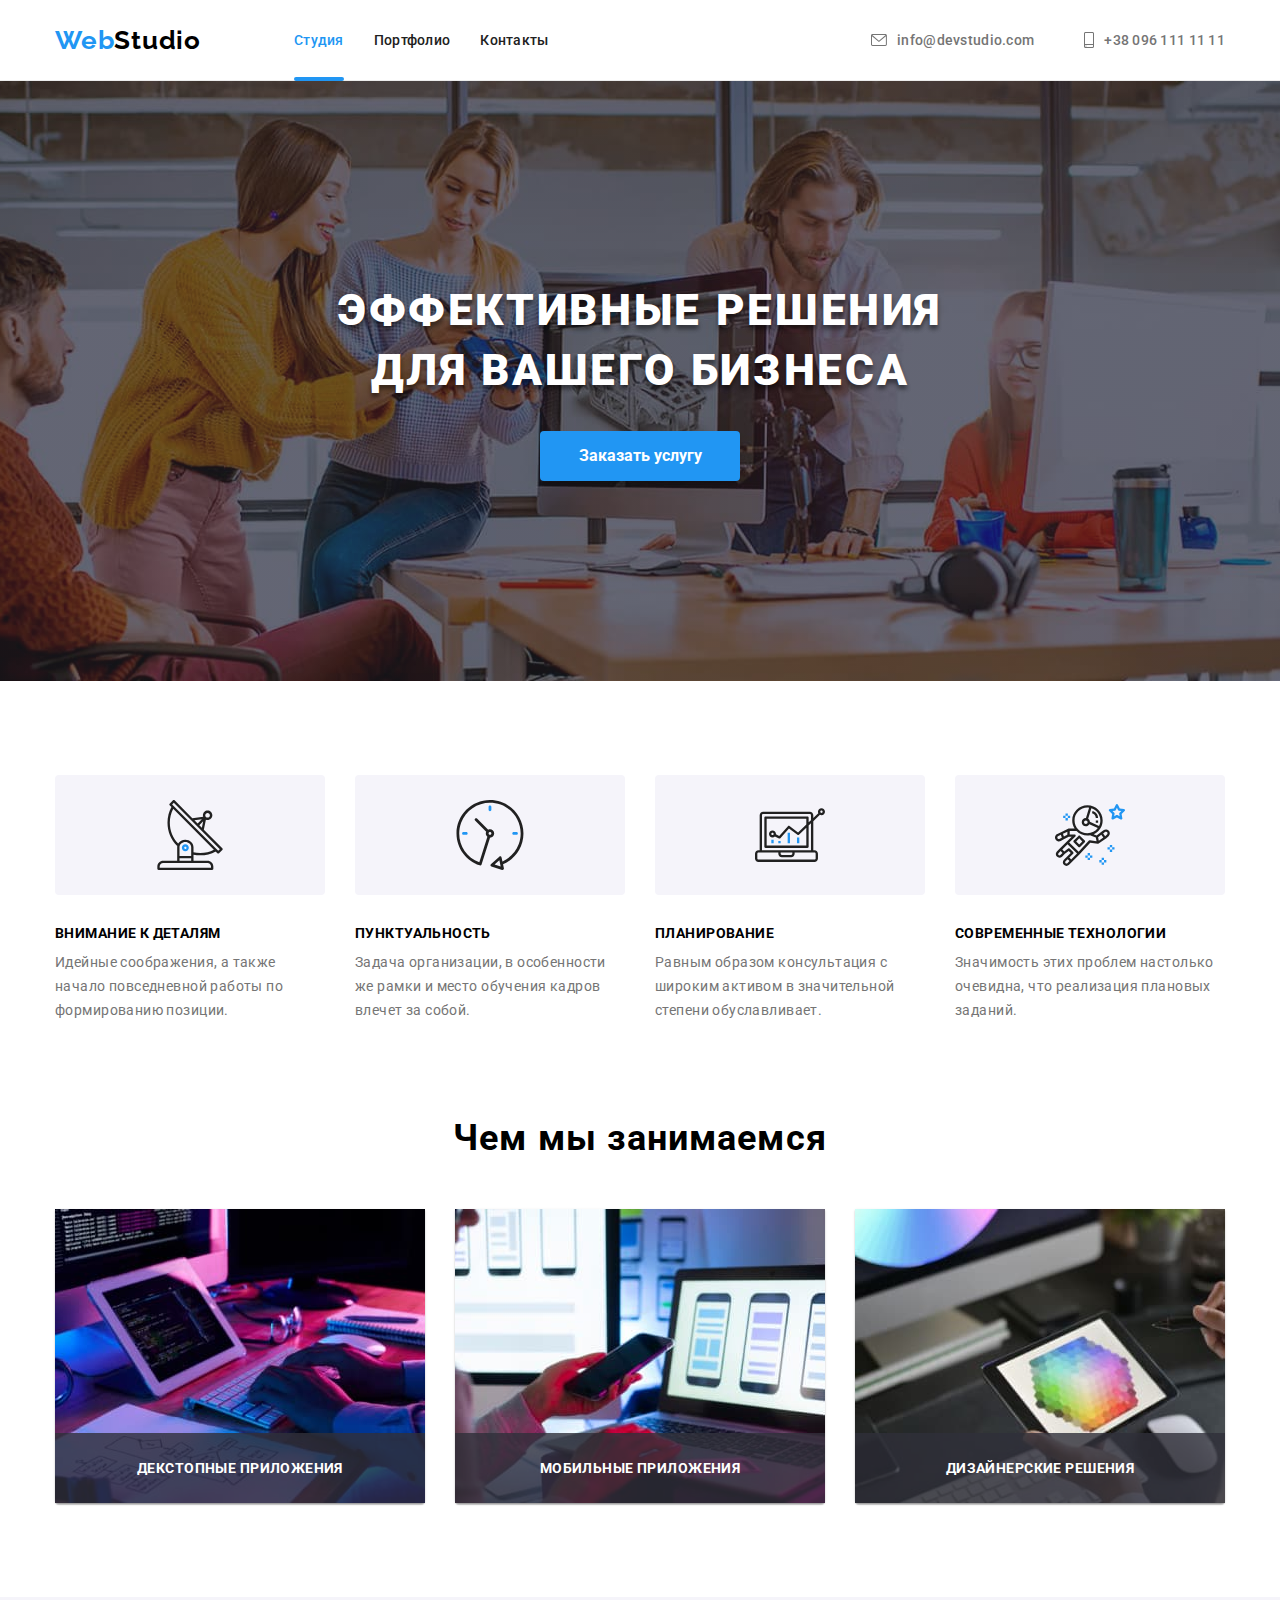
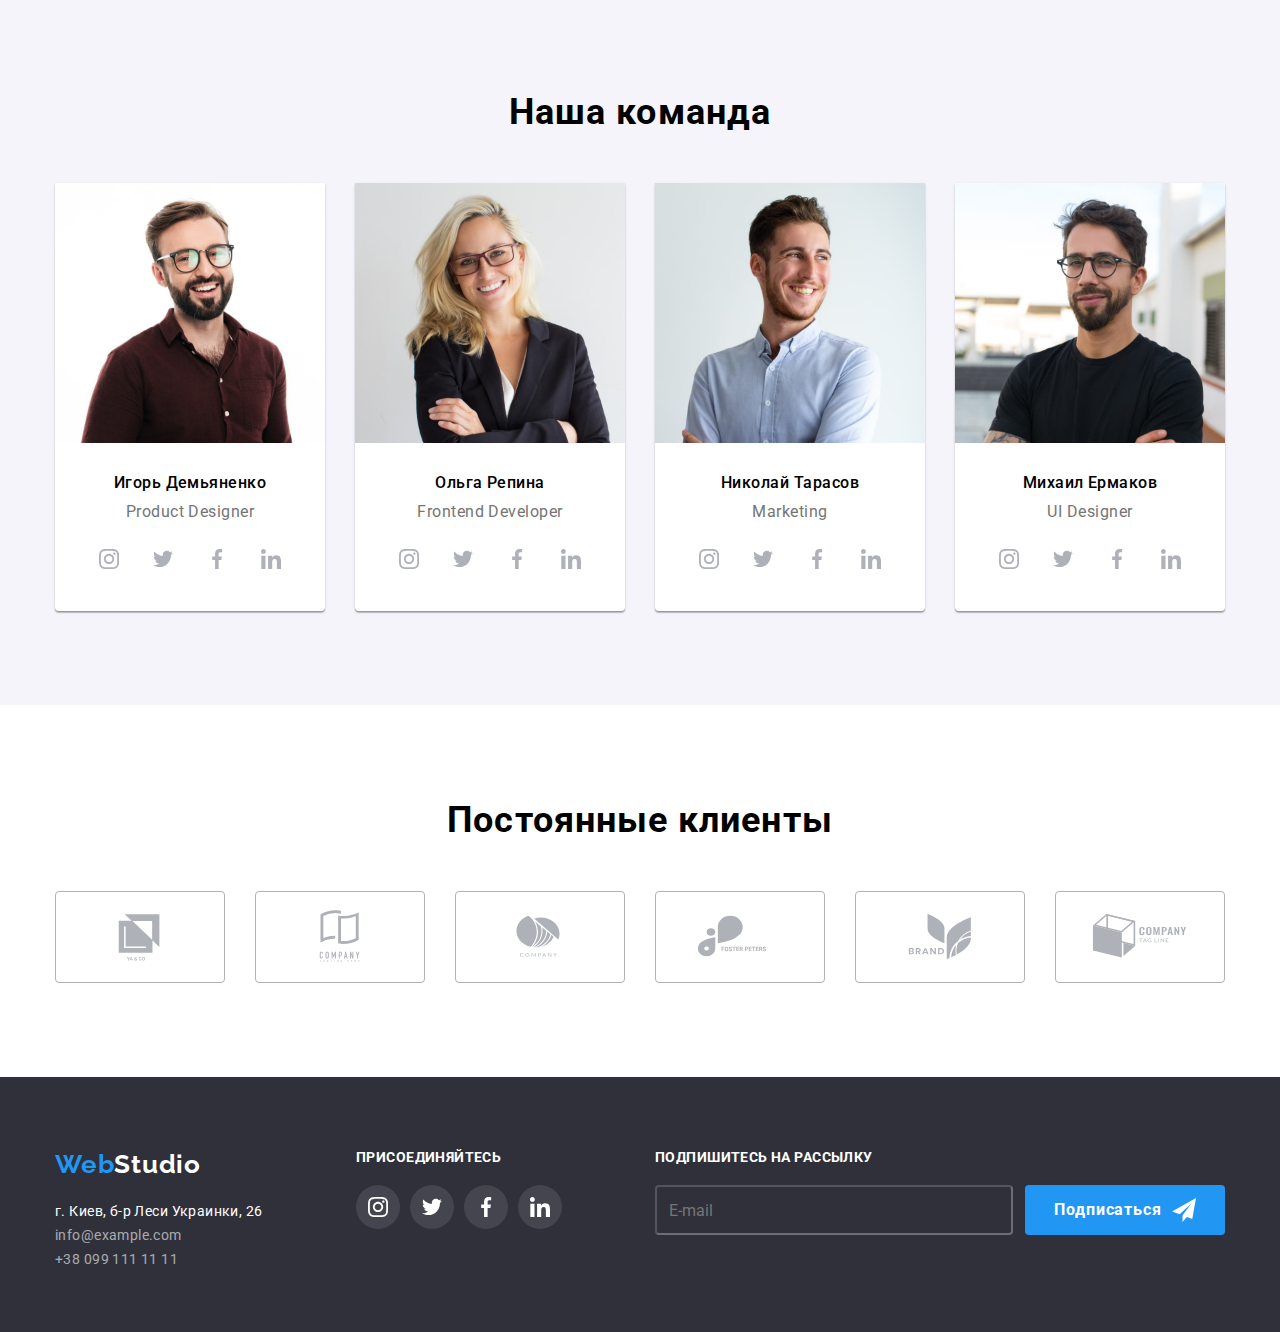
<file: index.html>
<!DOCTYPE html>
<html lang="ru">
  <head>
    <meta charset="UTF-8" />
    <meta http-equiv="X-UA-Compatible" content="IE=edge" />
    <meta name="viewport" content="width=device-width, initial-scale=1.0" />
    <title>Document</title>
    <link rel="preconnect" href="https://fonts.googleapis.com" />
    <link rel="preconnect" href="https://fonts.gstatic.com" crossorigin />
    <link
      href="https://fonts.googleapis.com/css2?family=Raleway:wght@700&family=Roboto:wght@400;500;700;900&display=swap"
      rel="stylesheet"
    />
    <link
      rel="stylesheet"
      href="https://cdnjs.cloudflare.com/ajax/libs/modern-normalize/1.1.0/modern-normalize.min.css"
    />
    <link rel="stylesheet" href="./css/main.min.css" />
  </head>
  <body>
    <header class="header">
      <div class="container header__container">
        <nav class="nav">
          <div class="heder-mobile">
            <a class="logo" href="./index.html" lang="en"
              ><span class="logo__part">Web</span>Studio</a
            >
            <button type="button" class="menu-open-btn">
              <svg class="menu__button" width="40" height="40" data-menu-close>
                <use href="./images/symbol-defs1.svg#line"></use>
              </svg>
            </button>
          </div>
          <ul class="site-nav">
            <li class="site-nav__item">
              <a
                class="site-nav__link site-nav__link--current"
                href="./index.html"
                >Студия</a
              >
            </li>
            <li class="site-nav__item">
              <a class="site-nav__link" href="./portfolio.html">Портфолио</a>
            </li>
            <li class="site-nav__item">
              <a class="site-nav__link" href="">Контакты</a>
            </li>
          </ul>
        </nav>
        <ul class="contacts">
          <li class="contacts-nav__item">
            <a class="contacts__link mail" href="mailto:info@devstudio.com">
              <svg class="contacts__icon envelope">
                <use href="./images/symbol-defs1.svg#envelope"></use>
              </svg>
              info@devstudio.com
            </a>
          </li>
          <li class="contacts-nav__item">
            <a class="contacts__link telefon" href="tel:+380961111111">
              <svg class="contacts__icon smartphone">
                <use href="./images/symbol-defs1.svg#smartphone"></use>
              </svg>
              +38 096 111 11 11
            </a>
          </li>
        </ul>
      </div>
      <div class="mob-menu is-hidden">
        <div class="container">
          <div class="mob-menu-block">
            <button type="button" class="menu-close-btn">
              <svg
                class="mob-menu__button"
                width="40"
                height="40"
                data-menu-close
              >
                <use href="./images/symbol-defs1.svg#x"></use>
              </svg>
            </button>
            <nav class="nav">
              <ul class="mob-menu-nav">
                <li class="mob-menu-nav__item">
                  <a
                    class="mob-menu__link mob-menu__link--current"
                    href="./index.html"
                    >Студия</a
                  >
                </li>
                <li class="mob-menu-nav__item">
                  <a class="mob-menu__link" href="./portfolio.html"
                    >Портфолио</a
                  >
                </li>
                <li class="mob-menu-nav__item">
                  <a class="mob-menu__link" href="">Контакты</a>
                </li>
              </ul>
            </nav>
          </div>
          <div class="menu-bottom">
            <ul class="mob-menu-contacts">
              <li class="mob-menu__item">
                <a class="mob-menu-telefon__link" href="tel:+380961111111">
                  +38 096 111 11 11
                </a>
              </li>
              <li class="mob-menu__item">
                <a class="mob-menu-mail__link" href="mailto:info@devstudio.com">
                  info@devstudio.com
                </a>
              </li>
            </ul>
            <ul class="soc-mob-menu">
              <li class="soc-mob-menu__item">
                <a
                  class="soc-mob-menu__link"
                  href=""
                  target="_blank"
                  rel="noopener noreferrer nofollow"
                  >Instagram</a
                >
              </li>
              <li class="soc-mob-menu__item">
                <a
                  class="soc-mob-menu__link"
                  href=""
                  target="_blank"
                  rel="noopener noreferrer nofollow"
                  >Twitter</a
                >
              </li>
              <li class="soc-mob-menu__item">
                <a
                  class="soc-mob-menu__link"
                  href=""
                  target="_blank"
                  rel="noopener noreferrer nofollow"
                  >Facebook</a
                >
              </li>
              <li class="soc-mob-menu__item">
                <a
                  class="soc-mob-menu__link"
                  href=""
                  target="_blank"
                  rel="noopener noreferrer nofollow"
                  >LinkedIn</a
                >
              </li>
            </ul>
          </div>
        </div>
      </div>
    </header>
    <main>
      <section class="hero">
        <div class="container">
          <h1 class="hero__title">Эффективные решения для вашего бизнеса</h1>
          <button class="hero__button" type="button" data-modal-open>
            Заказать услугу
          </button>
        </div>
      </section>
      <section class="section">
        <div class="container">
          <h2 class="section__title">преимущесто</h2>
          <ul class="description">
            <li class="description__item">
              <div class="description__box">
                <svg class="description__svg" width="70" height="70">
                  <use href="./images/symbol-defs1.svg#antenna"></use>
                </svg>
              </div>
              <h3 class="title">Внимание к деталям</h3>
              <p class="text">
                Идейные соображения, а также начало повседневной работы по
                формированию позиции.
              </p>
            </li>
            <li class="description__item">
              <div class="description__box">
                <svg class="description__svg" width="70" height="70">
                  <use href="./images/symbol-defs1.svg#clock"></use>
                </svg>
              </div>
              <h3 class="title">Пунктуальность</h3>
              <p class="text">
                Задача организации, в особенности же рамки и место обучения
                кадров влечет за собой.
              </p>
            </li>
            <li class="description__item">
              <div class="description__box">
                <svg class="descirption__svg" width="70" height="70">
                  <use href="./images/symbol-defs1.svg#diagram"></use>
                </svg>
              </div>
              <h3 class="title">Планирование</h3>
              <p class="text">
                Равным образом консультация с широким активом в значительной
                степени обуславливает.
              </p>
            </li>
            <li class="description__item">
              <div class="description__box">
                <svg class="description__svg" width="70" height="70">
                  <use href="./images/symbol-defs1.svg#astronaut"></use>
                </svg>
              </div>
              <h3 class="title">Современные технологии</h3>
              <p class="text">
                Значимость этих проблем настолько очевидна, что реализация
                плановых заданий.
              </p>
            </li>
          </ul>
        </div>
      </section>
      <section class="section section--nowpadding">
        <div class="container">
          <h2 class="section__command">Чем мы занимаемся</h2>
          <ul class="works">
            <li class="works__item">
              <div class="works__box">
                <img
                  class="img-work"
                  src="./images/картинка1.jpg"
                  alt="работаем с компьютером"
                  width="370"
                />
                <p class="works__text">ДЕКСТОПНЫЕ ПРИЛОЖЕНИЯ</p>
              </div>
            </li>
            <li class="works__item">
              <div class="works__box">
                <img
                  class="img-work"
                  src="./images/картинка2.jpg"
                  alt="работаем с ноутбуком"
                  width="370"
                />
                <p class="works__text">МОБИЛЬНЫЕ ПРИЛОЖЕНИЯ</p>
              </div>
            </li>
            <li class="works__item">
              <div class="works__box">
                <img
                  class="img-work"
                  src="./images/картинка3.jpg"
                  alt="работаем с планшетом"
                  width="370"
                />
                <p class="works__text">ДИЗАЙНЕРСКИЕ РЕШЕНИЯ</p>
              </div>
            </li>
          </ul>
        </div>
      </section>
      <section class="section section--otherbackgraund">
        <div class="container">
          <h2 class="section__command">Наша команда</h2>
          <ul class="command">
            <li class="command__item">
              <picture>
                <source
                  srcset="
                    ./images/coworkers/coworker1.jpg    1x,
                    ./images/coworkers/coworker1-2x.jpg 2x
                  "
                  media="(min-width: 1200px)"
                />
                <source
                  srcset="
                    ./images/coworkers/coworker1-tab-1x.jpg 1x,
                    ./images/coworkers/coworker1-tab-2x.jpg 2x
                  "
                  media="(min-width: 768px)"
                />
                <source
                  srcset="
                    ./images/coworkers/coworker1-mob-1x.jpg 1x,
                    ./images/coworkers/coworker1-mob-2x.jpg 2x
                  "
                  media="(max-width: 767px)"
                />
                <img
                  srcset="
                    ./images/coworkers/coworker1.jpg    1x,
                    ./images/coworkers/coworker1-2x.jpg 2x
                  "
                  src="./images/coworkers/coworker1.jpg"
                  alt="coworker1"
                />
              </picture>
              <div class="command__box">
                <h3 class="command__title">Игорь Демьяненко</h3>
                <p class="command__text" lang="en">Product Designer</p>
                <ul class="soc-list list">
                  <li class="soc-list__item">
                    <a href="" class="soc-list__link">
                      <svg class="soc-list__icon" width="20" height="20">
                        <use href="./images/symbol-defs1.svg#instagram"></use>
                      </svg>
                    </a>
                  </li>
                  <li class="soc-list__item">
                    <a href="" class="soc-list__link">
                      <svg class="soc-list__icon" width="20" height="20">
                        <use href="./images/symbol-defs1.svg#twitter"></use>
                      </svg>
                    </a>
                  </li>
                  <li class="soc-list__item">
                    <a href="" class="soc-list__link">
                      <svg class="soc-list__icon" width="20" height="20">
                        <use href="./images/symbol-defs1.svg#facebook"></use>
                      </svg>
                    </a>
                  </li>
                  <li class="soc-list__item">
                    <a href="" class="soc-list__link">
                      <svg class="soc-list__icon" width="20" height="20">
                        <use href="./images/symbol-defs1.svg#linkedin"></use>
                      </svg>
                    </a>
                  </li>
                </ul>
              </div>
            </li>
            <li class="command__item">
              <picture>
                <source
                  srcset="
                    ./images/coworkers/coworker2.jpg    1x,
                    ./images/coworkers/coworker2-2x.jpg 2x
                  "
                  media="(min-width: 1200px)"
                />
                <source
                  srcset="
                    ./images/coworkers/coworker2-tab-1x.jpg 1x,
                    ./images/coworkers/coworker2-tab-2x.jpg 2x
                  "
                  media="(min-width: 768px)"
                />
                <source
                  srcset="
                    ./images/coworkers/coworker2-mob-1x.jpg 1x,
                    ./images/coworkers/coworker2-mob-2x.jpg 2x
                  "
                  media="(max-width: 767px)"
                />
                <img
                  srcset="
                    ./images/coworkers/coworker2.jpg    1x,
                    ./images/coworkers/coworker2-2x.jpg 2x
                  "
                  src="./images/coworkers/coworker2.jpg"
                  alt="coworker2"
                />
              </picture>
              <div class="command__box">
                <h3 class="command__title">Ольга Репина</h3>
                <p class="command__text" lang="en">Frontend Developer</p>
                <ul class="soc-list list">
                  <li class="soc-list__item">
                    <a href="" class="soc-list__link">
                      <svg class="soc-list__icon" width="20" height="20">
                        <use href="./images/symbol-defs1.svg#instagram"></use>
                      </svg>
                    </a>
                  </li>
                  <li class="soc-list__item">
                    <a href="" class="soc-list__link">
                      <svg class="soc-list__icon" width="20" height="20">
                        <use href="./images/symbol-defs1.svg#twitter"></use>
                      </svg>
                    </a>
                  </li>
                  <li class="soc-list__item">
                    <a href="" class="soc-list__link">
                      <svg class="soc-list__icon" width="20" height="20">
                        <use href="./images/symbol-defs1.svg#facebook"></use>
                      </svg>
                    </a>
                  </li>
                  <li class="soc-list__item">
                    <a href="" class="soc-list__link">
                      <svg class="soc-list__icon" width="20" height="20">
                        <use href="./images/symbol-defs1.svg#linkedin"></use>
                      </svg>
                    </a>
                  </li>
                </ul>
              </div>
            </li>
            <li class="command__item">
              <picture>
                <source
                  srcset="
                    ./images/coworkers/coworker3.jpg    1x,
                    ./images/coworkers/coworker3-2x.jpg 2x
                  "
                  media="(min-width: 1200px)"
                />
                <source
                  srcset="
                    ./images/coworkers/coworker3-tab-1x.jpg 1x,
                    ./images/coworkers/coworker3-tab-2x.jpg 2x
                  "
                  media="(min-width: 768px)"
                />
                <source
                  srcset="
                    ./images/coworkers/coworker3-mob-1x.jpg 1x,
                    ./images/coworkers/coworker3-mob-2x.jpg 2x
                  "
                  media="(max-width: 767px)"
                />
                <img
                  srcset="
                    ./images/coworkers/coworker3.jpg    1x,
                    ./images/coworkers/coworker3-2x.jpg 2x
                  "
                  src="./images/coworkers/coworker3.jpg"
                  alt="coworker3"
                />
              </picture>
              <div class="command__box">
                <h3 class="command__title">Николай Тарасов</h3>
                <p class="command__text" lang="en">Marketing</p>
                <ul class="soc-list list">
                  <li class="soc-list__item">
                    <a href="" class="soc-list__link">
                      <svg class="soc-list__icon" width="20" height="20">
                        <use href="./images/symbol-defs1.svg#instagram"></use>
                      </svg>
                    </a>
                  </li>
                  <li class="soc-list__item">
                    <a href="" class="soc-list__link">
                      <svg class="soc-list__icon" width="20" height="20">
                        <use href="./images/symbol-defs1.svg#twitter"></use>
                      </svg>
                    </a>
                  </li>
                  <li class="soc-list__item">
                    <a href="" class="soc-list__link">
                      <svg class="soc-list__icon" width="20" height="20">
                        <use href="./images/symbol-defs1.svg#facebook"></use>
                      </svg>
                    </a>
                  </li>
                  <li class="soc-list__item">
                    <a href="" class="soc-list__link">
                      <svg class="soc-list__icon" width="20" height="20">
                        <use href="./images/symbol-defs1.svg#linkedin"></use>
                      </svg>
                    </a>
                  </li>
                </ul>
              </div>
            </li>
            <li class="command__item">
              <picture>
                <source
                  srcset="
                    ./images/coworkers/coworker4.jpg    1x,
                    ./images/coworkers/coworker4-2x.jpg 2x
                  "
                  media="(min-width: 1200px)"
                />
                <source
                  srcset="
                    ./images/coworkers/coworker4-tab-1x.jpg 1x,
                    ./images/coworkers/coworker4-tab-2x.jpg 2x
                  "
                  media="(min-width: 768px)"
                />
                <source
                  srcset="
                    ./images/coworkers/coworker4-mob-1x.jpg 1x,
                    ./images/coworkers/coworker4-mob-2x.jpg 2x
                  "
                  media="(max-width: 767px)"
                />
                <img
                  srcset="
                    ./images/coworkers/coworker4.jpg    1x,
                    ./images/coworkers/coworker4-2x.jpg 2x
                  "
                  src="./images/coworkers/coworker4.jpg"
                  alt="coworker4"
                />
              </picture>
              <div class="command__box">
                <h3 class="command__title">Михаил Ермаков</h3>
                <p class="command__text" lang="en">UI Designer</p>
                <ul class="soc-list list">
                  <li class="soc-list__item">
                    <a href="" class="soc-list__link">
                      <svg class="soc-list__icon" width="20" height="20">
                        <use href="./images/symbol-defs1.svg#instagram"></use>
                      </svg>
                    </a>
                  </li>
                  <li class="soc-list__item">
                    <a href="" class="soc-list__link">
                      <svg class="soc-list__icon" width="20" height="20">
                        <use href="./images/symbol-defs1.svg#twitter"></use>
                      </svg>
                    </a>
                  </li>
                  <li class="soc-list__item">
                    <a href="" class="soc-list__link">
                      <svg class="soc-list__icon" width="20" height="20">
                        <use href="./images/symbol-defs1.svg#facebook"></use>
                      </svg>
                    </a>
                  </li>
                  <li class="soc-list__item">
                    <a href="" class="soc-list__link">
                      <svg class="soc-list__icon" width="20" height="20">
                        <use href="./images/symbol-defs1.svg#linkedin"></use>
                      </svg>
                    </a>
                  </li>
                </ul>
              </div>
            </li>
          </ul>
        </div>
      </section>
      <section class="section">
        <div class="container">
          <h2 class="section__command">Постоянные клиенты</h2>
          <ul class="client-list">
            <li class="client-list__item">
              <a href="" class="client-list__link">
                <svg class="client-list__icon" width="41" height="46.7">
                  <use href="./images/symbol-defs1.svg#client1"></use>
                </svg>
              </a>
            </li>
            <li class="client-list__item">
              <a href="" class="client-list__link">
                <svg class="client-list__icon" width="41" height="46.7">
                  <use href="./images/symbol-defs1.svg#client2"></use>
                </svg>
              </a>
            </li>
            <li class="client-list__item">
              <a href="" class="client-list__link">
                <svg class="client-list__icon" width="41" height="46.7">
                  <use href="./images/symbol-defs1.svg#client3"></use>
                </svg>
              </a>
            </li>
            <li class="client-list__item">
              <a href="" class="client-list__link">
                <svg class="client-list__icon" width="41" height="46.7">
                  <use href="./images/symbol-defs1.svg#client4"></use>
                </svg>
              </a>
            </li>
            <li class="client-list__item">
              <a href="" class="client-list__link">
                <svg class="client-list__icon" width="41" height="46.7">
                  <use href="./images/symbol-defs1.svg#client5"></use>
                </svg>
              </a>
            </li>
            <li class="client-list__item">
              <a href="" class="client-list__link">
                <svg class="client-list__icon" width="41" height="46.7">
                  <use href="./images/symbol-defs1.svg#client6"></use>
                </svg>
              </a>
            </li>
          </ul>
        </div>
      </section>
    </main>

    <footer class="footer">
      <div class="container">
        <div class="footer-tablet">
          <div class="footer__box">
            <a class="logo-footer" href="./index.html" lang="en"
              ><span class="logo-footer__part">Web</span>Studio</a
            >
            <address class="address">
              <ul class="our-contacts">
                <li class="footer-address">
                  <a
                    class="footer-address__link"
                    href="https://goo.gl/maps/v7KqHqCivUXDigUB9"
                    target="_blank"
                    rel="noopener, noindex, nofollow"
                    >г. Киев, б-р Леси Украинки, 26</a
                  >
                </li>
                <li class="footer-contacts">
                  <a
                    class="footer-contacts__link"
                    href="mailto:info@example.com"
                    lang="en"
                    >info@example.com</a
                  >
                </li>
                <li class="footer-contacts">
                  <a class="footer-contacts__link" href="tel:+380991111111"
                    >+38 099 111 11 11</a
                  >
                </li>
              </ul>
            </address>
          </div>
          <div class="join">
            <h2 class="join__title">Присоединяйтесь</h2>
            <ul class="join__list">
              <li class="join__item">
                <a href="" class="join__link">
                  <svg class="join__icon" width="20" height="20">
                    <use href="./images/symbol-defs1.svg#instagram"></use>
                  </svg>
                </a>
              </li>
              <li class="join__item">
                <a href="" class="join__link">
                  <svg class="join__icon" width="20" height="20">
                    <use href="./images/symbol-defs1.svg#twitter"></use>
                  </svg>
                </a>
              </li>
              <li class="join__item">
                <a href="" class="join__link">
                  <svg class="join__icon" width="20" height="20">
                    <use href="./images/symbol-defs1.svg#facebook"></use>
                  </svg>
                </a>
              </li>
              <li class="join__item">
                <a href="" class="join__link">
                  <svg class="join__icon" width="20" height="20">
                    <use href="./images/symbol-defs1.svg#linkedin"></use>
                  </svg>
                </a>
              </li>
            </ul>
          </div>
        </div>
        <div class="subscribe">
          <h2 class="subscribe__title">ПОДПИШИТЕСЬ НА РАССЫЛКУ</h2>
          <div class="subscribe-block">
            <form class="form-button">
              <input
                type="text"
                name="email"
                class="footer-modal-input"
                placeholder="E-mail"
              />
              <button class="subscribe-block__button subscribe-class">
                Подписаться
                <svg class="subscribe-block__icon" width="24" height="24">
                  <use href="./images/symbol-defs1.svg#iconsend"></use>
                </svg>
              </button>
            </form>
          </div>
        </div>
      </div>
    </footer>
    <div class="backdrop is-hidden" data-modal>
      <div class="block-modal">
        <button class="modal">
          <svg class="modal__button" width="30" height="30" data-modal-close>
            <use href="./images/symbol-defs1.svg#close"></use>
          </svg>
        </button>
        <p class="block-modal__title">
          Оставьте свои данные, мы вам перезвоним
        </p>
        <form class="modal-form">
          <div class="modal-field">
            <label class="modal-label" for="user-name">
              <span class="modal-span-label">Имя</span>
            </label>
            <div class="modal-icon">
              <input
                type="text"
                name="name"
                class="modal-input"
                required
                id="user-name"
              />
              <svg class="modal-icon__svg" width="18" height="18">
                <use href="./images/symbol-defs1.svg#personmodal"></use>
              </svg>
            </div>
          </div>
          <div class="modal-field">
            <label class="modal-label" for="user-tel">
              <span class="modal-span-label">Телефон</span>
            </label>
            <div class="modal-icon">
              <input
                type="tel"
                name="number"
                class="modal-input"
                id="user-tel"
              />
              <svg class="modal-icon__svg" width="18" height="18">
                <use href="./images/symbol-defs1.svg#phonemodal"></use>
              </svg>
            </div>
          </div>
          <div class="modal-field">
            <label class="modal-label" for="user-email">
              <span class="modal-span-label">Почта</span>
            </label>
            <div class="modal-icon">
              <input
                type="email"
                name="email"
                class="modal-input"
                id="user-email"
              />
              <svg class="modal-icon__svg" width="18" height="18">
                <use href="./images/symbol-defs1.svg#emailmodal"></use>
              </svg>
            </div>
          </div>
          <div class="modal-comment">
            <label class="modal-label" for="comment">Комментарий</label>
            <textarea
              name="comment"
              class="modal-text"
              placeholder="Введите текст"
              id="comment"
            ></textarea>
          </div>
          <div class="modal-field-check">
            <input
              type="checkbox"
              class="modal-check description-modal"
              id="modal-check"
              name="policy"
              value="policy"
            />

            <label for="modal-check" class="check-text">
              <span class="modal-icon-span">
                <svg class="modal-icon-span__check" width="18" height="18">
                  <use href="./images/symbol-defs1.svg#checkmodal"></use>
                </svg>
              </span>
              Соглашаюсь с рассылкой и принимаю
              <a href="#" class="agreement-text">Условия договора</a>
            </label>
          </div>
          <button type="submit" class="send">Отправить</button>
        </form>
      </div>
    </div>
    <script src="./js/modal.js"></script>
    <script src="./js/menu.js"></script>
  </body>
</html>
</file>
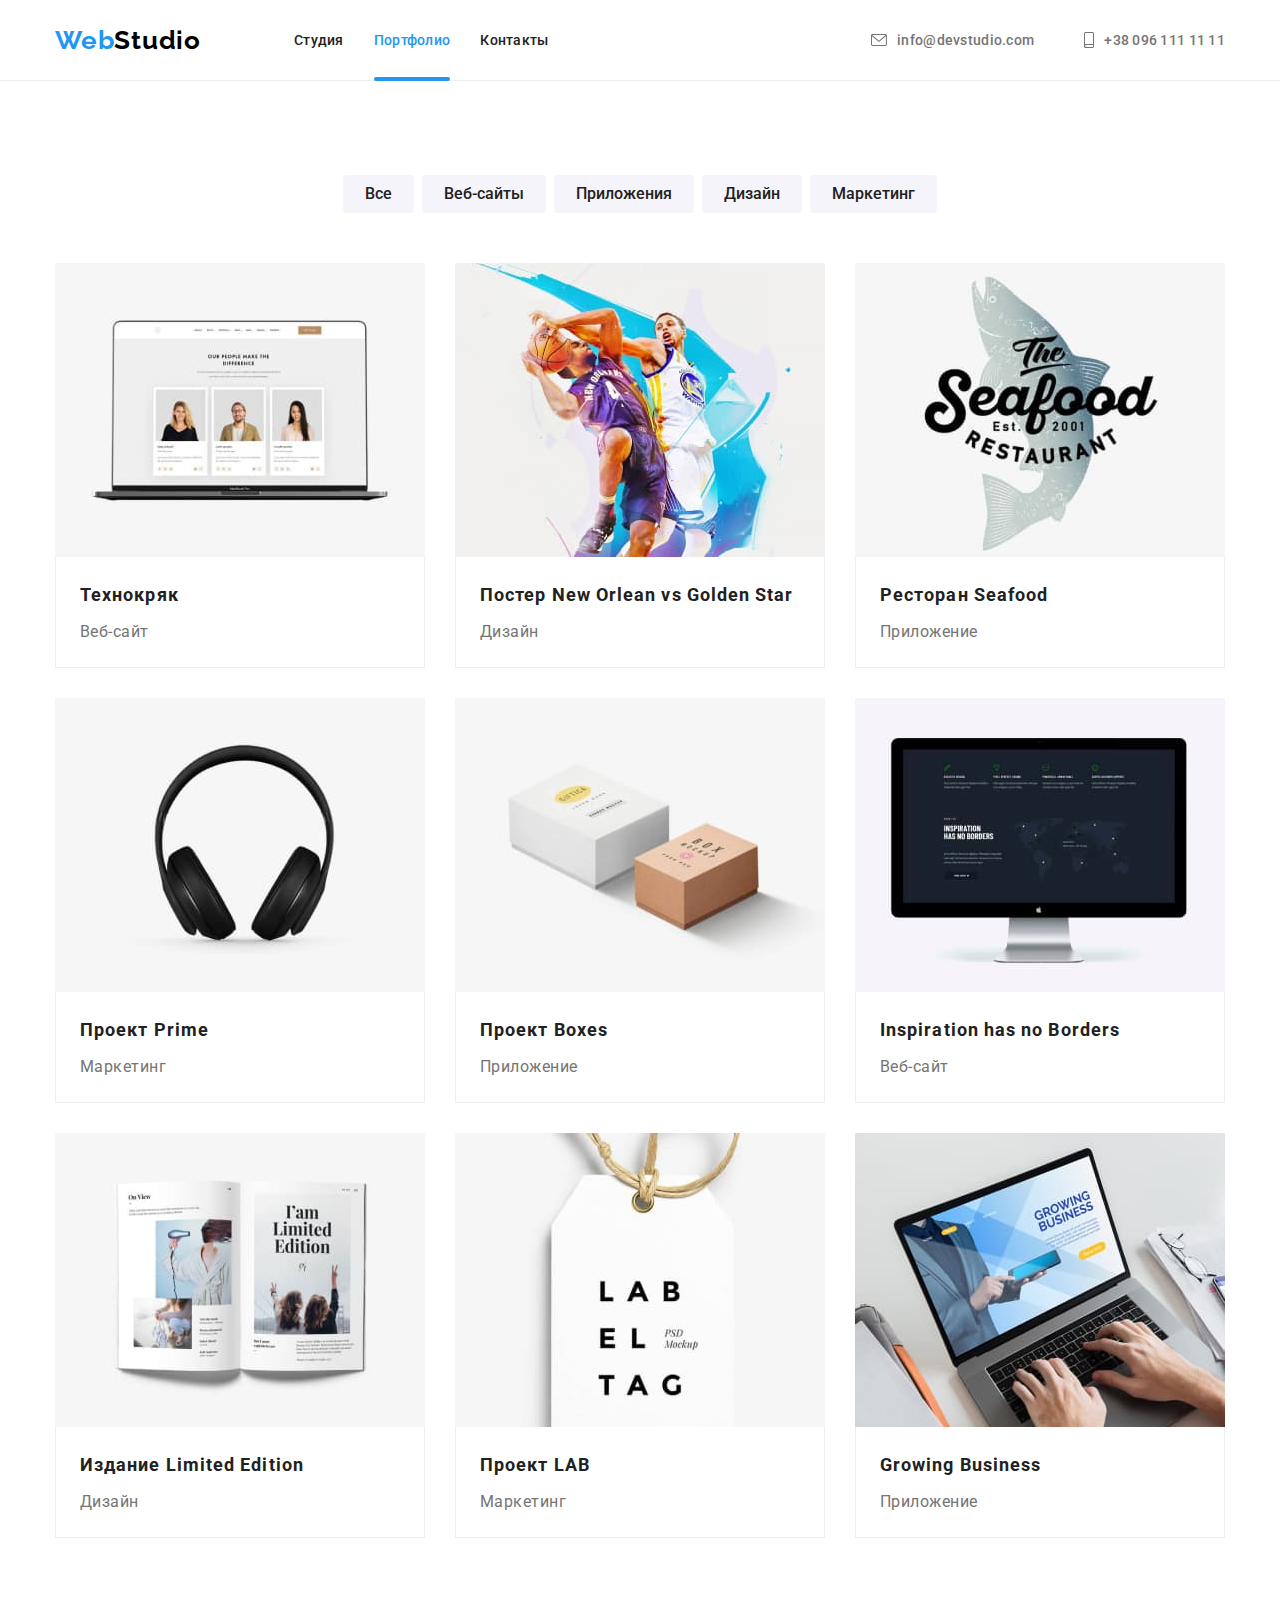
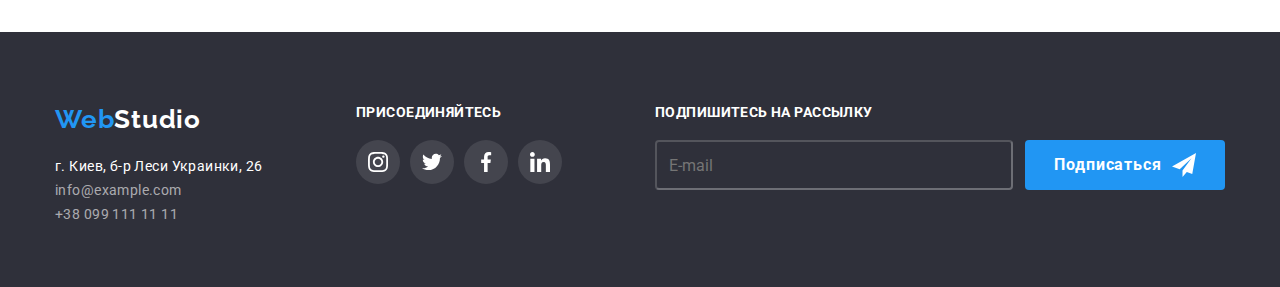
<file: portfolio.html>
<!DOCTYPE html>
<html lang="ru">
  <head>
    <meta charset="UTF-8" />
    <meta http-equiv="X-UA-Compatible" content="IE=edge" />
    <meta name="viewport" content="width=device-width, initial-scale=1.0" />
    <title>Document</title>
    <link rel="preconnect" href="https://fonts.googleapis.com" />
    <link rel="preconnect" href="https://fonts.gstatic.com" crossorigin />
    <link
      href="https://fonts.googleapis.com/css2?family=Raleway:wght@700&family=Roboto:wght@400;500;700;900&display=swap"
      rel="stylesheet"
    />
    <link
      rel="stylesheet"
      href="https://cdnjs.cloudflare.com/ajax/libs/modern-normalize/1.1.0/modern-normalize.min.css"
    />
    <link rel="stylesheet" href="./css/main.min.css" />
  </head>
  <body>
    <header class="header">
      <div class="container header__container">
        <nav class="nav">
          <div class="heder-mobile">
            <a class="logo" href="./index.html" lang="en"
              ><span class="logo__part">Web</span>Studio</a
            >
            <button type="button" class="menu-open-btn">
              <svg class="menu__button" width="40" height="40" data-menu-close>
                <use href="./images/symbol-defs1.svg#line"></use>
              </svg>
            </button>
          </div>
          <ul class="site-nav">
            <li class="site-nav__item">
              <a class="site-nav__link" href="./index.html">Студия</a>
            </li>
            <li class="site-nav__item">
              <a
                class="site-nav__link site-nav__link--current"
                href="./portfolio.html"
                >Портфолио</a
              >
            </li>
            <li class="site-nav__item">
              <a class="site-nav__link" href="">Контакты</a>
            </li>
          </ul>
        </nav>
        <ul class="contacts">
          <li class="contacts-nav__item">
            <a class="contacts__link mail" href="mailto:info@devstudio.com">
              <svg class="contacts__icon envelope">
                <use href="./images/symbol-defs1.svg#envelope"></use>
              </svg>
              info@devstudio.com
            </a>
          </li>
          <li class="contacts-nav__item">
            <a class="contacts__link telefon" href="tel:+380961111111">
              <svg class="contacts__icon smartphone">
                <use href="./images/symbol-defs1.svg#smartphone"></use>
              </svg>
              +38 096 111 11 11
            </a>
          </li>
        </ul>
      </div>
      <div class="mob-menu is-hidden">
        <div class="container">
          <div class="mob-menu-block">
            <button type="button" class="menu-close-btn">
              <svg
                class="mob-menu__button"
                width="40"
                height="40"
                data-menu-close
              >
                <use href="./images/symbol-defs1.svg#x"></use>
              </svg>
            </button>
            <nav class="nav">
              <ul class="mob-menu-nav">
                <li class="mob-menu-nav__item">
                  <a class="mob-menu__link" href="./index.html">Студия</a>
                </li>
                <li class="mob-menu-nav__item">
                  <a
                    class="mob-menu__link mob-menu__link--current"
                    href="./portfolio.html"
                    >Портфолио</a
                  >
                </li>
                <li class="mob-menu-nav__item">
                  <a class="mob-menu__link" href="">Контакты</a>
                </li>
              </ul>
            </nav>
          </div>
          <div class="menu-bottom">
            <ul class="mob-menu-contacts">
              <li class="mob-menu__item">
                <a class="mob-menu-telefon__link" href="tel:+380961111111">
                  +38 096 111 11 11
                </a>
              </li>
              <li class="mob-menu__item">
                <a class="mob-menu-mail__link" href="mailto:info@devstudio.com">
                  info@devstudio.com
                </a>
              </li>
            </ul>
            <ul class="soc-mob-menu">
              <li class="soc-mob-menu__item">
                <a
                  class="soc-mob-menu__link"
                  href=""
                  target="_blank"
                  rel="noopener noreferrer nofollow"
                  >Instagram</a
                >
              </li>
              <li class="soc-mob-menu__item">
                <a
                  class="soc-mob-menu__link"
                  href=""
                  target="_blank"
                  rel="noopener noreferrer nofollow"
                  >Twitter</a
                >
              </li>
              <li class="soc-mob-menu__item">
                <a
                  class="soc-mob-menu__link"
                  href=""
                  target="_blank"
                  rel="noopener noreferrer nofollow"
                  >Facebook</a
                >
              </li>
              <li class="soc-mob-menu__item">
                <a
                  class="soc-mob-menu__link"
                  href=""
                  target="_blank"
                  rel="noopener noreferrer nofollow"
                  >LinkedIn</a
                >
              </li>
            </ul>
          </div>
        </div>
      </div>
    </header>
    <!-- наши работы -->
    <main>
      <section class="section">
        <div class="container">
          <h1 class="our-work">Наши работы</h1>
          <ul class="filter-list">
            <li class="filter-list__menu">
              <button class="filter-list__button" type="button">Все</button>
            </li>
            <li class="filter-list__menu">
              <button class="filter-list__button" type="button">
                Веб-сайты
              </button>
            </li>
            <li class="filter-list__menu">
              <button class="filter-list__button" type="button">
                Приложения
              </button>
            </li>
            <li class="filter-list__menu">
              <button class="filter-list__button" type="button">Дизайн</button>
            </li>
            <li class="filter-list__menu">
              <button class="filter-list__button" type="button">
                Маркетинг
              </button>
            </li>
          </ul>
          <ul class="after-filter">
            <li class="after-filter__item">
              <a class="post-filter-list" href="">
                <div class="after-filter-open">
                  <picture>
                    <source
                      srcset="
                        ./images/works/work1.jpg    1x,
                        ./images/works/work1-2x.jpg 2x
                      "
                      media="(min-width: 1200px)"
                    />
                    <source
                      srcset="
                        ./images/works/work1-tab-1x.jpg 1x,
                        ./images/works/work1-tab-2x.jpg 2x
                      "
                      media="(min-width: 768px)"
                    />
                    <source
                      srcset="
                        ./images/works/work1-mob-1x.jpg 1x,
                        ./images/works/work1-mob-2x.jpg 2x
                      "
                      media="(max-width: 767px)"
                    />
                    <img
                      srcset="
                        ./images/works/work1.jpg    1x,
                        ./images/works/work1-2x.jpg 2x
                      "
                      class="img"
                      src="./images/works/work1.jpg"
                      alt="Технокряк"
                    />
                  </picture>

                  <div class="after-filter-action">
                    <p class="after-filter-action__text">
                      Ресурс предлагает комплексные предложения с разным уровнем
                      функционала и сервисов. Все это позволит посетителю
                      получить исчерпывающие сведения о компании или частном
                      лице.
                    </p>
                  </div>
                </div>
                <div class="after-filter-text">
                  <h2 class="title-filter">Технокряк</h2>
                  <p class="text-filter">Веб-сайт</p>
                </div>
              </a>
            </li>
            <li class="after-filter__item">
              <a class="post-filter-list" href="">
                <div class="after-filter-open">
                  <picture>
                    <source
                      srcset="
                        ./images/works/work2.jpg    1x,
                        ./images/works/work2-2x.jpg 2x
                      "
                      media="(min-width: 1200px)"
                    />
                    <source
                      srcset="
                        ./images/works/work2-tab-1x.jpg 1x,
                        ./images/works/work2-tab-2x.jpg 2x
                      "
                      media="(min-width: 768px)"
                    />
                    <source
                      srcset="
                        ./images/works/work2-mob-1x.jpg 1x,
                        ./images/works/work2-mob-2x.jpg 2x
                      "
                      media="(max-width: 767px)"
                    />
                    <img
                      srcset="
                        ./images/works/work2.jpg    1x,
                        ./images/works/work2-2x.jpg 2x
                      "
                      class="img"
                      src="./images/works/work2.jpg"
                      alt="Постер New Orlean vs Golden Star"
                    />
                  </picture>

                  <div class="after-filter-action">
                    <p class="after-filter-action__text">
                      Ресурс предлагает комплексные предложения с разным уровнем
                      функционала и сервисов. Все это позволит посетителю
                      получить исчерпывающие сведения о компании или частном
                      лице.
                    </p>
                  </div>
                </div>
                <div class="after-filter-text">
                  <h2 class="title-filter" lang="en">
                    Постер New Orlean vs Golden Star
                  </h2>
                  <p class="text-filter">Дизайн</p>
                </div>
              </a>
            </li>
            <li class="after-filter__item">
              <a class="post-filter-list" href="">
                <div class="after-filter-open">
                  <picture>
                    <source
                      srcset="
                        ./images/works/work3.jpg    1x,
                        ./images/works/work3-2x.jpg 2x
                      "
                      media="(min-width: 1200px)"
                    />
                    <source
                      srcset="
                        ./images/works/work3-tab-1x.jpg 1x,
                        ./images/works/work3-tab-2x.jpg 2x
                      "
                      media="(min-width: 768px)"
                    />
                    <source
                      srcset="
                        ./images/works/work3-mob-1x.jpg 1x,
                        ./images/works/work3-mob-2x.jpg 2x
                      "
                      media="(max-width: 767px)"
                    />
                    <img
                      src="./images/works/work3.jpg"
                      alt="Ресторан Seafood"
                    />
                  </picture>
                  <div class="after-filter-action">
                    <p class="after-filter-action__text">
                      Ресурс предлагает комплексные предложения с разным уровнем
                      функционала и сервисов. Все это позволит посетителю
                      получить исчерпывающие сведения о компании или частном
                      лице.
                    </p>
                  </div>
                </div>
                <div class="after-filter-text">
                  <h2 class="title-filter" lang="en">Ресторан Seafood</h2>
                  <p class="text-filter">Приложение</p>
                </div>
              </a>
            </li>
            <li class="after-filter__item">
              <a class="post-filter-list" href="">
                <div class="after-filter-open">
                  <picture>
                    <source
                      srcset="
                        ./images/works/work4.jpg    1x,
                        ./images/works/work4-2x.jpg 2x
                      "
                      media="(min-width: 1200px)"
                    />
                    <source
                      srcset="
                        ./images/works/work4-tab-1x.jpg 1x,
                        ./images/works/work4-tab-2x.jpg 2x
                      "
                      media="(min-width: 768px)"
                    />
                    <source
                      srcset="
                        ./images/works/work4-mob-1x.jpg 1x,
                        ./images/works/work4-mob-2x.jpg 2x
                      "
                      media="(max-width: 767px)"
                    />
                    <img src="./images/works/work4.jpg" alt="Проект Prime" />
                  </picture>
                  <div class="after-filter-action">
                    <p class="after-filter-action__text">
                      Ресурс предлагает комплексные предложения с разным уровнем
                      функционала и сервисов. Все это позволит посетителю
                      получить исчерпывающие сведения о компании или частном
                      лице.
                    </p>
                  </div>
                </div>
                <div class="after-filter-text">
                  <h2 class="title-filter" lang="en">Проект Prime</h2>
                  <p class="text-filter">Маркетинг</p>
                </div>
              </a>
            </li>
            <li class="after-filter__item">
              <a class="post-filter-list" href="">
                <div class="after-filter-open">
                  <picture>
                    <source
                      srcset="
                        ./images/works/work5.jpg    1x,
                        ./images/works/work5-2x.jpg 2x
                      "
                      media="(min-width: 1200px)"
                    />
                    <source
                      srcset="
                        ./images/works/work5-tab-1x.jpg 1x,
                        ./images/works/work5-tab-2x.jpg 2x
                      "
                      media="(min-width: 768px)"
                    />
                    <source
                      srcset="
                        ./images/works/work5-mob-1x.jpg 1x,
                        ./images/works/work5-mob-2x.jpg 2x
                      "
                      media="(max-width: 767px)"
                    />
                    <img src="./images/works/work5.jpg" alt="Проект Boxes" />
                  </picture>
                  <div class="after-filter-action">
                    <p class="after-filter-action__text">
                      Ресурс предлагает комплексные предложения с разным уровнем
                      функционала и сервисов. Все это позволит посетителю
                      получить исчерпывающие сведения о компании или частном
                      лице.
                    </p>
                  </div>
                </div>
                <div class="after-filter-text">
                  <h2 class="title-filter" lang="en">Проект Boxes</h2>
                  <p class="text-filter">Приложение</p>
                </div>
              </a>
            </li>
            <li class="after-filter__item">
              <a class="post-filter-list" href="">
                <div class="after-filter-open">
                  <picture>
                    <source
                      srcset="
                        ./images/works/work6.jpg    1x,
                        ./images/works/work6-2x.jpg 2x
                      "
                      media="(min-width: 1200px)"
                    />
                    <source
                      srcset="
                        ./images/works/work6-tab-1x.jpg 1x,
                        ./images/works/work6-tab-2x.jpg 2x
                      "
                      media="(min-width: 768px)"
                    />
                    <source
                      srcset="
                        ./images/works/work6-mob-1x.jpg 1x,
                        ./images/works/work6-mob-2x.jpg 2x
                      "
                      media="(max-width: 767px)"
                    />
                    <img
                      src="./images/works/work6.jpg"
                      alt="Inspiration has no Borders"
                    />
                  </picture>
                  <div class="after-filter-action">
                    <p class="after-filter-action__text">
                      Ресурс предлагает комплексные предложения с разным уровнем
                      функционала и сервисов. Все это позволит посетителю
                      получить исчерпывающие сведения о компании или частном
                      лице.
                    </p>
                  </div>
                </div>
                <div class="after-filter-text">
                  <h2 class="title-filter" lang="en">
                    Inspiration has no Borders
                  </h2>
                  <p class="text-filter">Веб-сайт</p>
                </div>
              </a>
            </li>
            <li class="after-filter__item">
              <a class="post-filter-list" href="">
                <div class="after-filter-open">
                  <picture>
                    <source
                      srcset="
                        ./images/works/work7.jpg    1x,
                        ./images/works/work7-2x.jpg 2x
                      "
                      media="(min-width: 1200px)"
                    />
                    <source
                      srcset="
                        ./images/works/work7-tab-1x.jpg 1x,
                        ./images/works/work7-tab-2x.jpg 2x
                      "
                      media="(min-width: 768px)"
                    />
                    <source
                      srcset="
                        ./images/works/work7-mob-1x.jpg 1x,
                        ./images/works/work7-mob-2x.jpg 2x
                      "
                      media="(max-width: 767px)"
                    />
                    <img
                      src="./images/works/work7.jpg"
                      alt="Издание Limited Edition"
                    />
                  </picture>
                  <div class="after-filter-action">
                    <p class="after-filter-action__text">
                      Ресурс предлагает комплексные предложения с разным уровнем
                      функционала и сервисов. Все это позволит посетителю
                      получить исчерпывающие сведения о компании или частном
                      лице.
                    </p>
                  </div>
                </div>
                <div class="after-filter-text">
                  <h2 class="title-filter" lang="en">
                    Издание Limited Edition
                  </h2>
                  <p class="text-filter">Дизайн</p>
                </div>
              </a>
            </li>
            <li class="after-filter__item">
              <a class="post-filter-list" href="">
                <div class="after-filter-open">
                  <picture>
                    <source
                      srcset="
                        ./images/works/work8.jpg    1x,
                        ./images/works/work8-2x.jpg 2x
                      "
                      media="(min-width: 1200px)"
                    />
                    <source
                      srcset="
                        ./images/works/work8-tab-1x.jpg 1x,
                        ./images/works/work8-tab-2x.jpg 2x
                      "
                      media="(min-width: 768px)"
                    />
                    <source
                      srcset="
                        ./images/works/work8-mob-1x.jpg 1x,
                        ./images/works/work8-mob-2x.jpg 2x
                      "
                      media="(max-width: 767px)"
                    />
                    <img src="./images/works/work8.jpg" alt="Проект LAB" />
                  </picture>
                  <div class="after-filter-action">
                    <p class="after-filter-action__text">
                      Ресурс предлагает комплексные предложения с разным уровнем
                      функционала и сервисов. Все это позволит посетителю
                      получить исчерпывающие сведения о компании или частном
                      лице.
                    </p>
                  </div>
                </div>
                <div class="after-filter-text">
                  <h2 class="title-filter" lang="en">Проект LAB</h2>
                  <p class="text-filter">Маркетинг</p>
                </div>
              </a>
            </li>
            <li class="after-filter__item">
              <a class="post-filter-list" href="">
                <div class="after-filter-open">
                  <picture>
                    <source
                      srcset="
                        ./images/works/work9.jpg    1x,
                        ./images/works/work9-2x.jpg 2x
                      "
                      media="(min-width: 1200px)"
                    />
                    <source
                      srcset="
                        ./images/works/work9-tab-1x.jpg 1x,
                        ./images/works/work9-tab-2x.jpg 2x
                      "
                      media="(min-width: 768px)"
                    />
                    <source
                      srcset="
                        ./images/works/work9-mob-1x.jpg 1x,
                        ./images/works/work9-mob-2x.jpg 2x
                      "
                      media="(max-width: 767px)"
                    />
                    <img
                      src="./images/works/work9.jpg"
                      alt="Growing Business"
                    />
                  </picture>
                  <div class="after-filter-action">
                    <p class="after-filter-action__text">
                      Ресурс предлагает комплексные предложения с разным уровнем
                      функционала и сервисов. Все это позволит посетителю
                      получить исчерпывающие сведения о компании или частном
                      лице.
                    </p>
                  </div>
                </div>
                <div class="after-filter-text">
                  <h2 class="title-filter" lang="en">Growing Business</h2>
                  <p class="text-filter">Приложение</p>
                </div>
              </a>
            </li>
          </ul>
        </div>
      </section>
    </main>
    <footer class="footer">
      <div class="container">
        <div class="footer__box">
          <a class="logo-footer" href="./index.html" lang="en"
            ><span class="logo-footer__part">Web</span>Studio</a
          >
          <address class="address">
            <ul class="our-contacts">
              <li class="footer-address">
                <a
                  class="footer-address__link"
                  href="https://goo.gl/maps/v7KqHqCivUXDigUB9"
                  target="_blank"
                  rel="noopener, noindex, nofollow"
                  >г. Киев, б-р Леси Украинки, 26</a
                >
              </li>
              <li class="footer-contacts">
                <a
                  class="footer-contacts__link"
                  href="mailto:info@example.com"
                  lang="en"
                  >info@example.com</a
                >
              </li>
              <li class="footer-contacts">
                <a class="footer-contacts__link" href="tel:+380991111111"
                  >+38 099 111 11 11</a
                >
              </li>
            </ul>
          </address>
        </div>
        <div class="join">
          <h2 class="join__title">Присоединяйтесь</h2>
          <ul class="join__list">
            <li class="join__item">
              <a href="" class="join__link">
                <svg class="join__icon" width="20" height="20">
                  <use href="./images/symbol-defs1.svg#instagram"></use>
                </svg>
              </a>
            </li>
            <li class="join__item">
              <a href="" class="join__link">
                <svg class="join__icon" width="20" height="20">
                  <use href="./images/symbol-defs1.svg#twitter"></use>
                </svg>
              </a>
            </li>
            <li class="join__item">
              <a href="" class="join__link">
                <svg class="join__icon" width="20" height="20">
                  <use href="./images/symbol-defs1.svg#facebook"></use>
                </svg>
              </a>
            </li>
            <li class="join__item">
              <a href="" class="join__link">
                <svg class="join__icon" width="20" height="20">
                  <use href="./images/symbol-defs1.svg#linkedin"></use>
                </svg>
              </a>
            </li>
          </ul>
        </div>
        <div class="subscribe">
          <h2 class="subscribe__title">ПОДПИШИТЕСЬ НА РАССЫЛКУ</h2>
          <div class="subscribe-block">
            <form class="form-button">
              <input
                type="text"
                name="email"
                class="footer-modal-input"
                placeholder="E-mail"
              />
              <button class="subscribe-block__button subscribe-class">
                Подписаться
                <svg class="subscribe-block__icon" width="24" height="24">
                  <use href="./images/symbol-defs1.svg#iconsend"></use>
                </svg>
              </button>
            </form>
          </div>
        </div>
      </div>
    </footer>
    <script src="./js/menu.js"></script>
  </body>
</html>
</file>
<file: css/main.min.css>
:root{--brand-color: #212121;--logo-color: #000000;--second-color: #2196f3;--text-color: #757575;--background-color: #2f303a;--logo-footer-adress-hero: #ffffff;--footer-list-contacts-color: rgba(255, 255, 255, 0.6);--hero-button-color: rgba(0, 0, 0, 0.15);--hero-name-color: rgba(0, 0, 0, 0.25);--client-command-color: #afb1b8;--description-color: #f5f4fa;--header-border-color: #ececec;--after-filtre-text-box-color: #eeeeee;--mob-menu-soc: rgba(33, 150, 243, 1)}.container{width:100%;padding-left:15px;padding-right:15px;margin:0 auto}@media screen and (min-width: 480px){.container{max-width:480px}}@media screen and (min-width: 768px){.container{max-width:768px}}@media screen and (min-width: 1200px){.container{max-width:1200px}}*{box-sizing:border-box}*,*::before,*::after{box-sizing:border-box}img{display:block;width:100%;height:auto}body{font-family:"Roboto",sans-serif}* h1,h2,h3,h4,h5,h6,ul,p{margin-top:0;margin-bottom:0}ul{list-style:none;margin:0px;padding-left:0}li{list-style-type:none}.header{margin:0}.header__container{display:block;position:relative}.logo{color:var(--logo-color);display:block;padding-top:16px;padding-bottom:16px}@media screen and (min-width: 768px){.logo{margin-right:88px;padding-top:26px;padding-bottom:26px}}@media screen and (min-width: 1200px){.logo{padding-top:25px;padding-bottom:24px;margin-right:93px}}.logo__part,.logo-footer__part{color:var(--second-color)}.logo,.logo__part,.logo-footer,.footer__box{font-weight:700;font-size:26px;line-height:1.192;letter-spacing:.03em;font-family:"Raleway",sans-serif;text-decoration:none}.logo-footer{margin-bottom:20px}.site-nav__link{display:block;padding-top:32px;padding-bottom:32px}.site-nav__link.site-nav__link--current{color:var(--second-color)}.site-nav__link.site-nav__link--current::after{display:inline-block;content:"";position:absolute;left:0;bottom:-1px;width:100%;height:4px;border-radius:2px;background-color:var(--second-color)}.contacts__link{color:var(--text-color);display:inline-flex;align-items:center;transition:color 250ms cubic-bezier(0.4, 0, 0.2, 1)}.contacts__link:hover,.contacts__link:focus{color:var(--second-color);--text-color: var(--second-color)}.contacts-nav__item{margin:0 auto}.contacts-nav__item:last-child{margin-top:10px}@media screen and (min-width: 1200px){.contacts-nav__item:last-child{margin-left:50px;margin-top:0}}.contacts__icon{display:inline-flex;margin-right:10px;cursor:pointer;fill:var(--text-color);align-items:center;color:currentColor}.site-nav__link,.contacts__link{max-width:100%;display:flex;align-items:center;font-weight:500;font-size:14px;line-height:1.143;letter-spacing:.02em;text-decoration:none}@media(max-width: 1199px){.contacts__link{font-size:12px;line-height:1.167}}.header{max-width:100%;border-bottom:1px solid var(--header-border-color)}.header .container{display:flex;align-items:center}.contacts{max-width:100%}@media(max-width: 767.98px){.contacts{position:absolute;width:1px;height:1px;margin:-1px;border:0;padding:0;white-space:nowrap;clip-path:inset(100%);clip:rect(0 0 0 0);overflow:hidden}}@media screen and (min-width: 768px){.contacts{margin-left:auto;align-items:center}}@media screen and (min-width: 1200px){.contacts{align-items:center;display:flex;margin-left:auto}}.heder-mobile{display:flex;justify-content:space-between;align-items:center;width:100%}.site-nav{display:flex;align-items:flex-end}.site-nav__item{position:relative}.site-nav__item:not(:last-child){margin-right:50px}@media(min-width: 1200px){.site-nav__item:not(:last-child){margin-right:30px}}@media(max-width: 767.98px){.site-nav{position:absolute;width:1px;height:1px;margin:-1px;border:0;padding:0;white-space:nowrap;clip-path:inset(100%);clip:rect(0 0 0 0);overflow:hidden}}.nav{display:flex;align-items:center}.smartphone{width:10px;height:16px}.envelope{width:16px;height:12px}.site-nav__link{color:var(--brand-color);transition:color 250ms cubic-bezier(0.4, 0, 0.2, 1)}.site-nav__link:hover,.site-nav__link:focus,.site-nav__link .contacts__link:hover,.site-nav__link .contacts__link:focus{color:var(--second-color)}.menu-open-btn{margin-left:auto;border:none;display:contents;cursor:pointer}@media(min-width: 768px){.menu-open-btn{position:absolute;width:1px;height:1px;margin:-1px;border:0;padding:0;white-space:nowrap;clip-path:inset(100%);clip:rect(0 0 0 0);overflow:hidden}}.menu-close-btn{display:block;margin-left:auto;border:none}.mob-menu{max-width:480px;flex-direction:column;padding:48px 40px;position:fixed;z-index:5;top:0;left:0;background-color:var(--logo-footer-adress-hero);width:100vw;height:100vh}@media(min-width: 768px){.mob-menu{position:absolute;width:1px;height:1px;margin:-1px;border:0;padding:0;white-space:nowrap;clip-path:inset(100%);clip:rect(0 0 0 0);overflow:hidden}}.mob-menu .mob-menu-block{max-height:100%;max-width:768px}.mob-menu .container{overflow-y:auto;text-decoration:none;display:flex;flex-direction:column;height:100%;justify-content:space-between;align-items:flex-start}.mob-menu{width:100%}.soc-mob-menu{display:flex}.mob-menu__item,.soc-mob-menu__item{text-decoration:none}.mob-menu__link{text-decoration:none;font-family:"Roboto",Tahoma,sans-serif;font-weight:500;font-size:40px;line-height:1.175;letter-spacing:.02em;color:var(--brand-color)}.mob-menu__link{display:block}.mob-menu__link.mob-menu__link--current{fill:var(--second-color)}.mob-menu__link.mob-menu__link--current::after{display:inline-block;content:"";position:absolute;left:0;bottom:-1px;width:100%;height:4px;border-radius:2px;fill:var(--second-color)}@media(max-width: 767.98px){.mob-menu__link.mob-menu__link--current{color:var(--second-color)}}.mob-menu-contacts__link{font-family:"Roboto",Tahoma,sans-serif;font-weight:500;text-decoration:none}.mob-menu-telefon__link{text-decoration:none;font-size:34px;line-height:1.175;color:var(--second-color)}.mob-menu-mail__link{text-decoration:none;font-size:24px;line-height:1.167;color:var(--text-color)}.mob-menu__item:not(:last-child),.mob-menu-nav__item:not(:last-child){margin-bottom:32px}.mob-menu__item:last-child{margin-bottom:64px}.menu-bottom{flex-direction:column}.soc-mob-menu__link{text-decoration:none;font-family:"Roboto",Tahoma,sans-serif;font-weight:500;font-size:3vw;line-height:1.22;letter-spacing:.02em;color:var(--second-color)}.soc-mob-menu__item:not(:last-child){margin-right:9.5px;padding-right:10.5px;border-right:2px solid rgba(33,33,33,.2)}.no-scroll{overflow:hidden}.mob-menu__button{position:absolute;top:8px;right:8px;cursor:pointer;transition:fill 250ms cubic-bezier(0.4, 0, 0.2, 1)}.mob-menu__button:hover{fill:var(--second-color)}.mob-menu__link{color:var(--brand-color);transition:color 250ms cubic-bezier(0.4, 0, 0.2, 1)}.mob-menu__link:focus,.mob-menu__link:hover{color:var(--second-color)}.menu__button{position:absolute;top:8px;right:8px;cursor:pointer;transition:fill 250ms cubic-bezier(0.4, 0, 0.2, 1)}.menu__button:hover{fill:var(--second-color)}@media(min-width: 768px){.menu__button{position:absolute;width:1px;height:1px;margin:-1px;border:0;padding:0;white-space:nowrap;clip-path:inset(100%);clip:rect(0 0 0 0);overflow:hidden}}.hero{background-color:var(--background-color);color:var(--logo-footer-adress-hero);text-align:center;max-width:100%;margin:0 auto;padding-top:118px;padding-bottom:118px;background:center;background-size:cover;background-position:center;background-repeat:no-repeat;background-image:linear-gradient(rgba(47, 48, 58, 0.4), rgba(47, 48, 58, 0.4)),url(../images/hero-mob.jpg)}@media(min-device-pixel-ratio: 2),(min-resolution: 192dpi),(min-resolution: 2dppx){.hero{background-image:linear-gradient(rgba(47, 48, 58, 0.4), rgba(47, 48, 58, 0.4)),url(../images/hero-mob2.jpg)}}@media screen and (min-width: 768px){.hero{background-image:linear-gradient(rgba(47, 48, 58, 0.4), rgba(47, 48, 58, 0.4)),url(../images/hero-tab.jpg)}}@media screen and (min-width: 768px)and (min-device-pixel-ratio: 2),screen and (min-width: 768px)and (min-resolution: 192dpi),screen and (min-width: 768px)and (min-resolution: 2dppx){.hero{background-image:linear-gradient(rgba(47, 48, 58, 0.4), rgba(47, 48, 58, 0.4)),url(../images/hero-tab2.jpg)}}@media screen and (min-width: 1200px){.hero{max-width:1600px;padding-top:200px;padding-bottom:200px;background-image:linear-gradient(rgba(47, 48, 58, 0.4), rgba(47, 48, 58, 0.4)),url(../images/hero-after.jpg)}}@media screen and (min-width: 1200px)and (min-device-pixel-ratio: 2),screen and (min-width: 1200px)and (min-resolution: 192dpi),screen and (min-width: 1200px)and (min-resolution: 2dppx){.hero{background-image:linear-gradient(rgba(47, 48, 58, 0.4), rgba(47, 48, 58, 0.4)),url(../images/hero-desk2.jpg)}}.hero__title{font-weight:900;font-size:44px;line-height:1.36;text-transform:uppercase;text-shadow:0px 4px 4px var(--hero-name-color),0px 4px 4px var(--hero-name-color);max-width:696px;margin-left:auto;margin-right:auto;letter-spacing:.06em}@media screen and (max-width: 1199px){.hero__title{font-size:26px;line-height:1.62;max-width:360px}}.hero__button{font-weight:700;font-size:16px;line-height:1.88;background-color:var(--second-color);box-shadow:0px 4px 4px var(--hero-button-color);border-radius:4px;cursor:pointer;min-width:200px;padding:10px 32px;margin-top:30px;color:var(--logo-footer-adress-hero);border:rgba(0,0,0,0)}.container .hero{display:flex;max-width:100%;padding:0;padding-top:118px;padding-bottom:118px}.backdrop{position:fixed;width:100%;height:100%;top:0;background:rgba(0,0,0,.2);transition:opacity 250ms,visibility 250ms;padding:93px 15px}@media screen and (min-width: 1200px){.backdrop{width:100%}}.backdrop.is-hidden{visibility:hidden;opacity:0;pointer-events:none}.modal{max-width:450px;min-height:609px;background-color:var(--logo-footer-adress-hero);border:none;position:absolute;display:contents;left:100%;transform:translate(-100%, -50%);transition:transform 250ms}@media screen and (min-width: 1200px){.modal{max-width:528px;min-height:581px}}.modal__button{position:absolute;top:8px;right:8px;cursor:pointer;transition:fill 250ms cubic-bezier(0.4, 0, 0.2, 1)}.modal__button:hover{fill:var(--second-color)}.modal-icon{position:relative}.modal-icon__svg{position:absolute;top:11px;left:12px;transition:fill 250ms cubic-bezier(0.4, 0, 0.2, 1)}.modal-field{margin-bottom:10px}.modal-field-check{margin-bottom:30px}.modal-comment{margin-bottom:20px}.modal-label{display:block;font-family:"Roboto",Tahoma,sans-serif;font-size:12px;line-height:1.67;letter-spacing:.01em;color:var(--text-color);margin-bottom:4px}.modal-text{display:block;width:100%;height:120px;font-family:"Roboto",Tahoma,sans-serif;font-size:14px;line-height:1.43;letter-spacing:.01em;color:rgba(117,117,117,.5);border-color:rgba(33,33,33,.2);padding:12px 16px;outline:none;resize:none;transition:border 250ms cubic-bezier(0.4, 0, 0.2, 1),fill 250ms cubic-bezier(0.4, 0, 0.2, 1)}.modal-text:focus{border-radius:4px;border:1px solid var(--second-color)}.block-modal{background-color:var(--logo-footer-adress-hero);padding:40px;position:relative;transition:transform 250ms}@media screen and (min-width: 768px){.block-modal{position:absolute;min-width:450px;top:50%;left:50%;transform:translate(-50%, -50%)}}@media screen and (min-width: 1200px){.block-modal{transform:translate(-50%, -50%)}}.block-modal__title{font-family:"Roboto",Tahoma,sans-serif;font-size:20px;line-height:1.15;font-weight:700;letter-spacing:.03em;color:var(--brand-color);text-align:center;margin-bottom:12px}.is-hidden{opacity:0;pointer-events:none;visibility:hidden}.modal-label:focus-within>.icon{background-color:var(--second-color)}.modal-form-block:focus-visible{border-color:var(--second-color)}.modal-input{width:100%;height:40px;border:1px solid rgba(33,33,33,.2);border-radius:4px;outline:none;padding-left:42px;transition:border 250ms cubic-bezier(0.4, 0, 0.2, 1),fill 250ms cubic-bezier(0.4, 0, 0.2, 1)}.modal-input:focus{border-radius:4px;border:1px solid var(--second-color)}.modal-input:focus+.modal-icon__svg{fill:var(--second-color)}.modal-input::placeholder{font-family:"Raleway",sans-serif;font-size:12px;line-height:1.67;letter-spacing:.01em;color:rgba(117,117,117,.5)}.modal-input:focus:placeholder-shown{border:1px solid var(--second-color)}.check-text{font-family:"Raleway",sans-serif;font-size:2vw;line-height:1.72;letter-spacing:.03em;color:var(--text-color);display:flex;align-items:center;flex-wrap:wrap}@media screen and (min-width: 768px){.check-text{font-size:14px}}.modal-icon-span{margin-right:8px}.modal-icon-span__check{fill:rgba(0,0,0,0)}.check-text span .modal-icon-span__check{width:16px;height:15px;border:2px solid var(--brand-color);border-radius:2px;display:flex;align-items:center;justify-content:center}.modal-check:checked+.check-text span .modal-icon-span__check{background-color:var(--second-color);border:none}.modal-check:checked+.check-text .modal-icon-span__check{fill:var(--logo-footer-adress-hero)}.agreement-text{color:var(--second-color);text-decoration:underline;padding-left:1px}.send{display:block;font-family:"Roboto",Tahoma,sans-serif;font-weight:700;font-size:16px;line-height:1.88;letter-spacing:.06em;background-color:var(--second-color);color:var(--logo-footer-adress-hero);box-shadow:0px 4px 4px rgba(0,0,0,.15);border-radius:4px;cursor:pointer;margin-left:auto;margin-right:auto;width:200px;height:50px;border:rgba(0,0,0,0)}.section{max-width:100%;padding-top:60px;padding-bottom:60px}@media screen and (min-width: 1200px){.section{min-width:1200px;padding-top:94px;padding-bottom:94px}}.section--nowpadding{padding-top:0}@media(max-width: 1199px){.section--nowpadding{position:absolute;width:1px;height:1px;margin:-1px;border:0;padding:0;white-space:nowrap;clip-path:inset(100%);clip:rect(0 0 0 0);overflow:hidden}}.section__title,.description-modal{position:absolute;width:1px;height:1px;margin:-1px;border:0;padding:0;white-space:nowrap;clip-path:inset(100%);clip:rect(0 0 0 0);overflow:hidden}.description{margin-bottom:-30px}@media screen and (min-width: 768px){.description{display:flex;flex-wrap:wrap;margin-left:-30px}}.description__item{background-position:center;margin-bottom:30px}@media screen and (min-width: 768px){.description__item{position:relative;width:calc(50% - 30px);margin-left:30px}}@media screen and (min-width: 1200px){.description__item{position:relative;width:calc(25% - 30px);margin-left:30px}}.description__item::before{background-color:var(--description-color);width:450px;height:120px}.description__box{max-width:100%;height:120px;margin-bottom:30px;display:flex;align-items:center;justify-content:center;background-color:var(--description-color);border-radius:4px}.description__svg{color:var(--client-command-color)}.text{font-family:"Roboto",Tahoma,sans-serif;font-size:14px;line-height:1.71;letter-spacing:.03em;color:var(--text-color)}.title{max-width:100%;font-weight:700;font-size:14px;line-height:1.143;letter-spacing:.03em;text-transform:uppercase;margin-bottom:10px}@media screen and (max-width: 767px){.title{text-align:center}}.works__text{max-width:100%;font-family:"Roboto",Tahoma,sans-serif;font-weight:700;position:absolute;display:flex;background-color:rgba(47,48,58,.8);bottom:0;width:100%;height:70px;color:#fff;font-size:14px;line-height:1.143;align-items:Center;justify-content:center;letter-spacing:.03em}.works__box{max-width:100%;position:relative;overflow:hidden}.works__item{max-width:100%;background-color:var(--logo-footer-adress-hero);box-shadow:0px 1px 3px rgba(0,0,0,.12),0px 1px 1px rgba(0,0,0,.14),0px 2px 1px rgba(0,0,0,.2);border-radius:0px 0px 4px 4px}.works__item:not(:last-child){margin-right:30px}.command__item{max-width:100%;background-color:var(--logo-footer-adress-hero);box-shadow:0px 1px 3px rgba(0,0,0,.12),0px 1px 1px rgba(0,0,0,.14),0px 2px 1px rgba(0,0,0,.2);border-radius:0px 0px 4px 4px;margin-right:0}@media screen and (max-width: 767px){.command__item{max-width:100%;margin-right:15px}}.section__command{font-weight:700;font-size:36px;line-height:1.172;text-align:center;letter-spacing:.03em;margin-bottom:50px;padding-top:0}@media screen and (max-width: 1199px){.section__command{margin-bottom:30px;font-size:28px;line-height:1.18}}.section--otherbackgraund{background-color:var(--description-color);text-align:center}.works,.command-work{display:flex}.command{padding-left:0;padding-right:0x;margin-bottom:-30px}@media screen and (min-width: 768px){.command{display:flex;flex-wrap:wrap;margin-left:-30px}}@media screen and (min-width: 1200px){.command{display:flex;flex-wrap:wrap;margin-left:-30px}}.command__item{margin-bottom:30px;width:100%}@media screen and (min-width: 768px){.command__item{position:relative;width:calc(100% - 30px);margin-left:30px}}@media screen and (min-width: 768px){.command__item{position:relative;width:calc(50% - 30px);margin-left:30px}}@media screen and (min-width: 1200px){.command__item{position:relative;width:calc(25% - 30px);margin-left:30px}}.command__box{padding-top:30px;padding-bottom:30px}.command__box:not(:last-child){padding-left:30px}.command__title{font-weight:500;font-size:16px;line-height:1.187;text-align:center;letter-spacing:.03em;margin-bottom:10px}.command__text{font-size:16px;line-height:1.187;text-align:center;letter-spacing:.03em;color:var(--text-color);margin-bottom:16px}.soc-list{display:flex;justify-content:center}.soc-list__link{width:44px;height:44px;background-color:var(--logo-footer-adress-hero);border-radius:50%;display:flex;justify-content:center;align-items:center;fill:var(--client-command-color);transition:fill 250ms cubic-bezier(0.4, 0, 0.2, 1),background-color 250ms cubic-bezier(0.4, 0, 0.2, 1)}.soc-list__link:hover,.soc-list__link:focus{background-color:var(--second-color);fill:var(--logo-footer-adress-hero)}.soc-list__item+.soc-list__item{margin-left:10px}.soc-list__icon{color:var(--client-command-color)}.client-list{display:flex;margin:-15px;flex-wrap:wrap;align-content:space-between}@media screen and (min-width: 768px){.client-list{flex-wrap:wrap;margin-left:-15px;margin-right:-15px}}@media screen and (min-width: 1200px){.client-list{flex-wrap:wrap;margin-left:-15px}}.client-list__item{height:92px;margin:15px;flex-basis:calc((100% - 60px)/2)}@media screen and (min-width: 768px){.client-list__item{flex-basis:calc((100% - 90px)/3)}}@media screen and (min-width: 1200px){.client-list__item{flex-basis:calc((100% - 180px)/6)}}.client-list__link{justify-content:center;align-items:center;fill:var(--client-command-color);display:flex;border:1px solid var(--client-command-color);background-size:contain;height:92px;align-items:center;box-sizing:border-box;border-radius:4px;transition:background-color 250ms cubic-bezier(0.4, 0, 0.2, 1),fill 250ms cubic-bezier(0.4, 0, 0.2, 1)}.client-list__link:hover,.client-list__link:focus{border:1px solid var(--second-color);fill:var(--second-color)}.client-list__item+.client-list__item{margin-left:15px}.client-list__icon{width:106px;height:60px;display:inline-block;color:var(--client-command-color)}.section__title{font-weight:700;font-size:36px;line-height:1.166;letter-spacing:.03em;margin-bottom:50px;text-align:center}@media screen and (max-width: 479px){.section__title{justify-content:center}}.footer{background-color:var(--background-color);padding-top:60px;padding-bottom:60px}@media screen and (min-width: 1200px){.footer{padding-top:72px}}.footer .container{padding-right:15px;padding-left:15px}@media screen and (min-width: 768px)and (max-width: 1199px){.footer .container{display:flex;flex-direction:row;justify-content:space-around;flex-wrap:wrap;align-content:space-around}}@media screen and (min-width: 1200px){.footer .container{display:flex}}@media screen and (min-width: 768px){.footer-tablet{justify-content:space-around;width:100%;display:flex}}@media screen and (min-width: 1200px){.footer-tablet{justify-content:inherit}}.footer__box{text-align:center}@media screen and (min-width: 1200px){.footer__box{text-align:start}}.logo-footer{color:var(--logo-footer-adress-hero);display:block}.address{max-width:100%;font-family:"Roboto",Tahoma,sans-serif;font-size:14px;line-height:1.71;letter-spacing:.03em;font-style:normal;min-width:231px}.our-contacts{font-weight:400}.footer-address__link{max-width:100%;color:var(--logo-footer-adress-hero);text-decoration:none}.address .footer-contacts__link{color:var(--footer-list-contacts-color);text-decoration:none}.footer-address__link{margin-bottom:8px}.footer-contacts__link:not(:last-child){margin-bottom:8px}.join{margin-top:60px;margin-bottom:60px;color:var(--logo-footer-adress-hero);text-align:center}@media screen and (min-width: 768px){.join{margin-top:0;margin-bottom:0}}@media screen and (min-width: 1200px){.join{margin-left:70px}}.join__title{text-align:center;font-weight:700;font-size:14px;line-height:16px;letter-spacing:.03em;text-transform:uppercase;margin-bottom:20px;color:var(--logo-footer-adress-hero)}@media screen and (min-width: 1200px){.join__title{text-align:start}}.join__list{max-width:100%;display:inline-flex}.join__link{width:44px;height:44px;background-color:rgba(255,255,255,.1);border-radius:50%;display:flex;justify-content:center;align-items:center;fill:var(--logo-footer-adress-hero);transition:background-color 250ms cubic-bezier(0.4, 0, 0.2, 1),fill 250ms cubic-bezier(0.4, 0, 0.2, 1)}.join__link:hover,.join__link:focus{background-color:var(--second-color)}.join__icon{fill:var(--logo-footer-adress-hero)}.join__item+.join__item{margin-left:10px}.subscribe{text-align:center;color:var(--logo-footer-adress-hero)}@media screen and (min-width: 768px){.subscribe{display:block;margin-top:60px}}@media screen and (min-width: 1200px){.subscribe{margin-left:auto;margin-top:0}}.subscribe__title{justify-content:center;width:100%;font-family:"Roboto",Tahoma,sans-serif;font-weight:700;font-size:14px;line-height:1.143;letter-spacing:.03em;margin-bottom:20px;text-transform:uppercase}@media screen and (min-width: 1200px){.subscribe__title{text-align:start}}.form-button{display:flex;flex-direction:column;align-items:center}@media screen and (min-width: 768px){.form-button{min-width:450px}}@media screen and (min-width: 1200px){.form-button{flex-direction:unset;min-width:570px}}.subscribe-block__button{cursor:pointer;min-width:200px;height:50px;display:inline-flex;background-color:var(--second-color);border:none;border-radius:4px;align-items:center;justify-content:center;margin-top:20px}@media screen and (min-width: 1200px){.subscribe-block__button{margin-left:12px;margin-top:0}}.subscribe-block__icon{position:relative;margin-left:10px}.subscribe-class{font-family:"Roboto",Tahoma,sans-serif;font-weight:700;font-size:16px;line-height:1.875;letter-spacing:.06em;color:var(--logo-footer-adress-hero)}.modal-form{position:relative}.footer-modal-input{max-width:450px;width:100%;border-color:rgba(255,255,255,.3);outline:none;background-color:var(--background-color);padding-left:12px}@media screen and (min-width: 1200px){.footer-modal-input{max-width:358px}}input.footer-modal-input{height:50px;border-radius:4px}.filter-list{font-family:"Roboto",Tahoma,sans-serif;font-weight:500;font-size:16px;line-height:1.62;text-align:center;letter-spacing:.03em;color:var(--brand-color);text-decoration:none;display:flex;flex-wrap:wrap;justify-content:start;margin-bottom:40px}@media screen and (max-width: 767px){.filter-list{column-gap:8px;row-gap:15px}}@media screen and (min-width: 768px){.filter-list{justify-content:center;margin-bottom:30px}}@media screen and (min-width: 1200px){.filter-list{margin-bottom:50px}}.filter-list:first-child{padding-right:15px}@media screen and (min-width: 768px){.filter-list:first-child{padding-right:79px}}@media screen and (min-width: 1200px){.filter-list:first-child{padding-right:495px}}.filter-list__menu{position:relative}.filter-list__menu:not(:last-child){margin-right:8px}.filter-list__button{font-family:"Roboto",Tahoma,sans-serif;font-weight:500;font-size:16px;line-height:1.625;color:var(--brand-color);background-color:var(--description-color);border-radius:4px;padding:6px 22px;display:inline-block;text-align:center;border:rgba(0,0,0,0);transition:background-color 250ms cubic-bezier(0.4, 0, 0.2, 1),color 250ms cubic-bezier(0.4, 0, 0.2, 1),box-shadow 250ms cubic-bezier(0.4, 0, 0.2, 1)}.filter-list__button:hover,.filter-list__button:focus{background-color:var(--second-color);color:var(--logo-footer-adress-hero);cursor:pointer;box-shadow:0px 3px 1px rgba(0,0,0,.1),0px 1px 2px rgba(0,0,0,.08),0px 2px 2px rgba(0,0,0,.12)}.our-work{position:absolute;width:1px;height:1px;margin:-1px;border:0;padding:0;white-space:nowrap;clip-path:inset(100%);clip:rect(0 0 0 0);overflow:hidden}.after-filter{margin-bottom:-30px}@media screen and (min-width: 768px){.after-filter{display:flex;flex-wrap:wrap;margin-left:-30px}}.after-filter__item{margin-bottom:30px}@media screen and (min-width: 768px){.after-filter__item{position:relative;width:calc(50% - 30px);margin-left:30px}}@media screen and (min-width: 1200px){.after-filter__item{position:relative;width:calc(33.3333333333% - 30px);margin-left:30px}}.post-filter-list{height:100%;flex-direction:column;width:100%;text-decoration:none;display:flex;overflow:hidden;transition:color 250ms cubic-bezier(0.4, 0, 0.2, 1),box-shadow 250ms cubic-bezier(0.4, 0, 0.2, 1)}.post-filter-list:hover,.post-filter-list:focus{box-sizing:border-box;box-shadow:0px 1px 1px rgba(0,0,0,.12),0px 4px 4px rgba(0,0,0,.06),1px 4px 6px rgba(0,0,0,.16)}.after-filter-action__text{font-family:"Roboto",Tahoma,sans-serif;position:absolute;top:0;background-color:rgba(33,150,243,.9);width:100%;height:101%;color:#fff;font-weight:400;font-size:18px;line-height:1.56;align-items:center;padding-left:24px;padding-right:24px;display:flex;letter-spacing:.03em;transform:translateY(100%);transition:transform 250ms cubic-bezier(0.4, 0, 0.2, 1),box-shadow 250ms cubic-bezier(0.4, 0, 0.2, 1)}.post-filter-list:focus .after-filter-action__text,.post-filter-list:hover .after-filter-action__text{transform:translateY(0)}.after-filter-open{position:relative;overflow:hidden}.after-filter-text{flex-grow:1;padding:20px 24px;border-right:1px solid var(--after-filtre-text-box-color);border-bottom:1px solid var(--after-filtre-text-box-color);border-left:1px solid var(--after-filtre-text-box-color)}.title-filter{font-weight:700;font-size:18px;line-height:2;letter-spacing:.06em;color:var(--brand-color);margin-bottom:4px}.text-filter{font-size:16px;line-height:1.88;letter-spacing:.03em;color:var(--text-color)}/*# sourceMappingURL=main.min.css.map */
</file>
